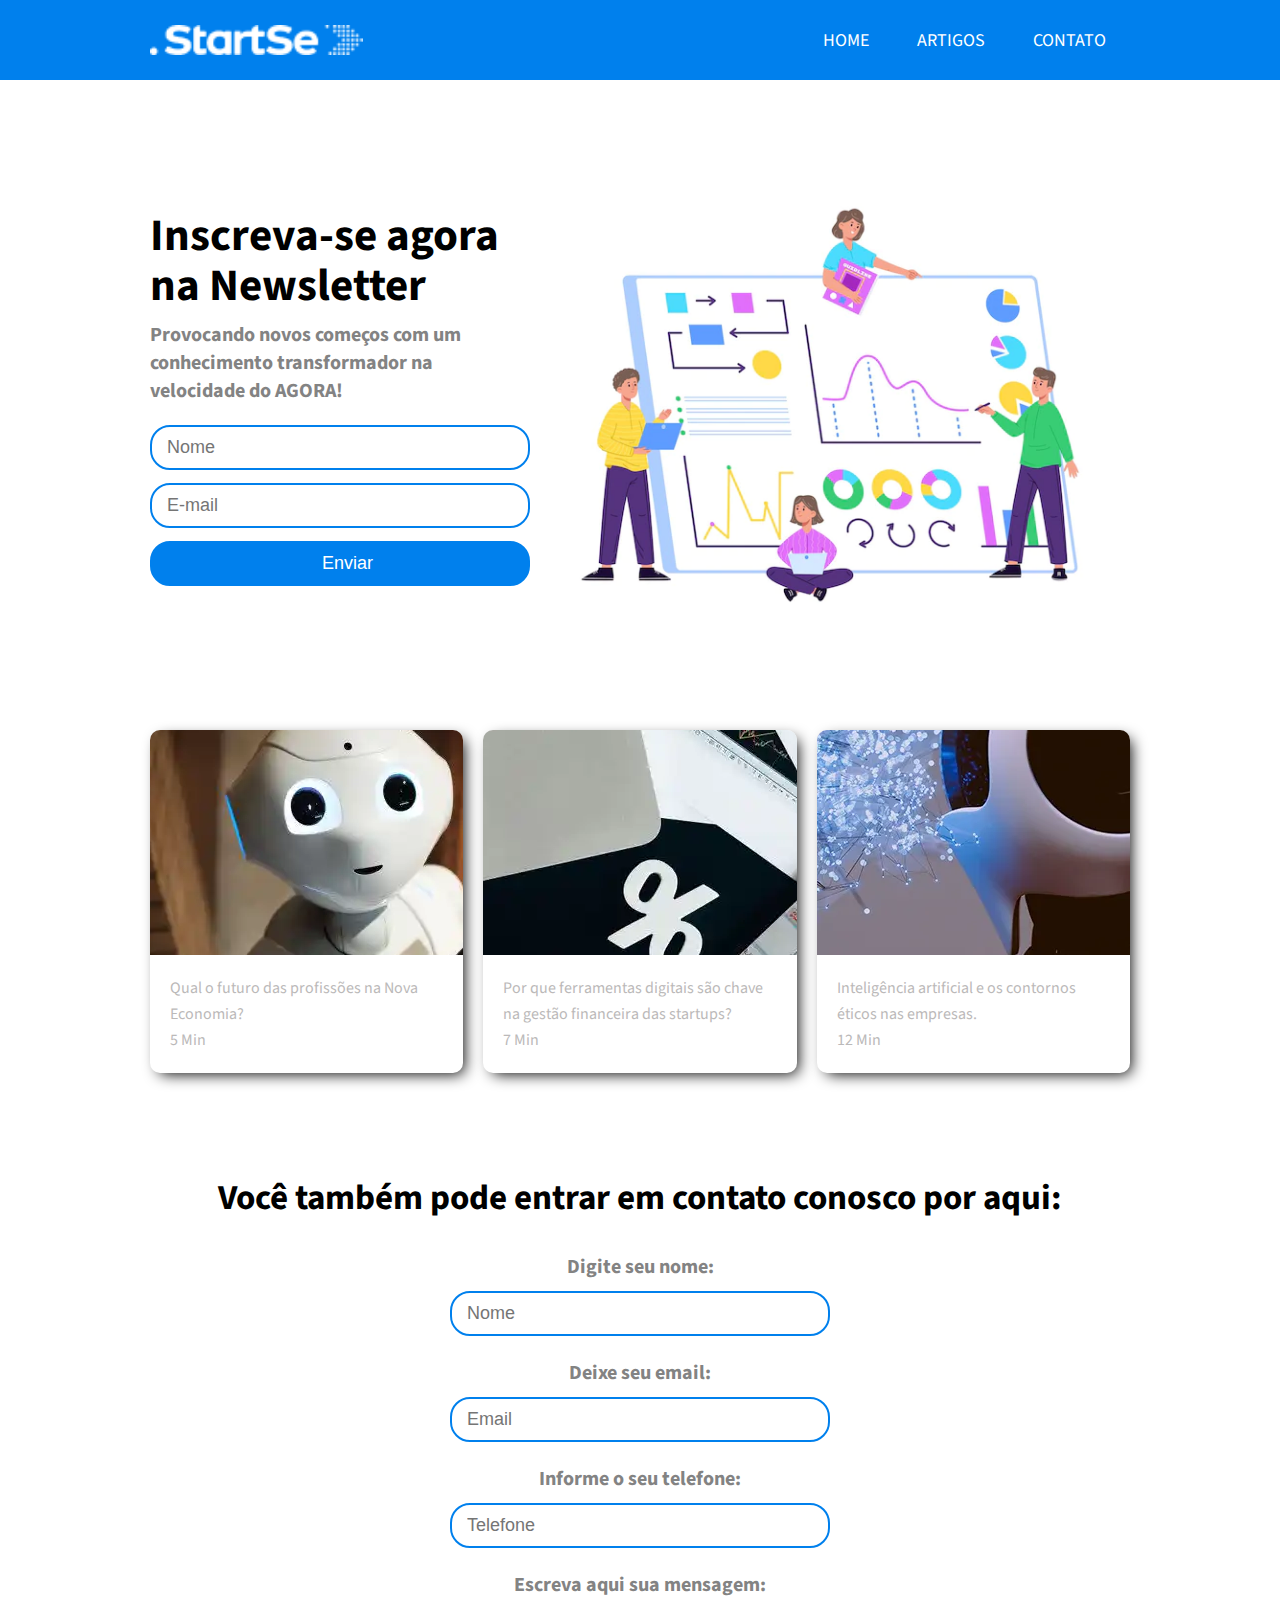
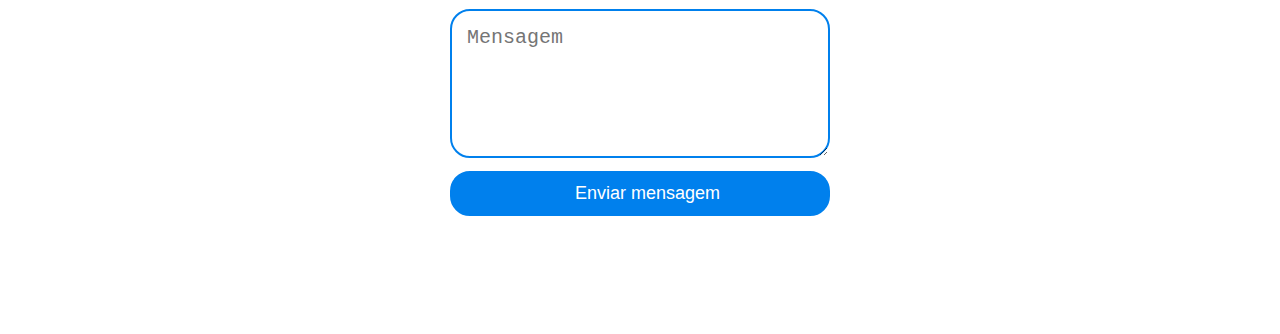
<file: index.html>
<!DOCTYPE html>
<html lang="pt-br">

    <head>
        <meta charset="UTF-8">
        <meta http-equiv="X-UA-Compatible" content="IE=edge" />
        <meta name="viewport" content="width=device-width, initial-scale=1.0" />
        <title>Newsletter</title>
        <link rel="icon" type="image/x-icon" href="./images/favicon.ico" />
        <link rel="stylesheet" href="style_newsletter.css" />
        <link rel="stylesheet" href="style_newsletter_responsive.css" />
    </head>

    <body>
        <header>
            <div class="container">
                <img src="./images/image.png" alt="logo" />
                <div class="menu-section">
                    <div class="container-menu">
                        <input type="checkbox" id="checkbox-menu" />
                        <label class="menu-button-container" for="checkbox-menu">
                            <span></span>
                            <span></span>
                            <span></span>
                        </label>
                        <nav>
                            <ul class="menu">
                                <li><a href="#home">Home</a></li>
                                <li><a href="#artigos">Artigos</a></li>
                                <li><a href="#form">Contato</a></li>
                            </ul>
                        </nav>
                    </div>
                </div>
            </div>
        </header>
        <main id="home">
            <div class="container-main">
                <div>
                    <h2><span>Inscreva-se agora</span></h2>
                    <h2>na Newsletter</h2>
                    <h3>
                        Provocando novos começos com um conhecimento transformador na 
                        velocidade do AGORA!
                    </h3>
                    <form>
                        <input type="text" placeholder="Nome" />
                        <input type="email" placeholder="E-mail" />
                        <input type="submit" value="Enviar" />
                    </form>
                </div>
                <img src="./images/register.webp" alt="">
            </div>
        </main>
        <section id="artigos" class="cards">

            <a href="./artigos/index.html">
                <div class="card">
                    <div class="image">
                        <img src="./artigos/futuro.webp" />
                    </div>
                    <div class="content">
                        <p class="title text--medium">
                            Qual o futuro das profissões na Nova Economia?
                        </p>
                        <div class="info">
                            <p class="text--medium">5 Min</p>
                        </div>
                    </div> 
                </div>
            </a>

            <a href="https://www.startse.com/artigos/ferramentas-digitais-sao-chave-na-gestao-financeira-das-startups/">
                <div class="card">
                    <div class="image">
                        <img src="./artigos/comp.webp" />
                    </div>
                    <div class="content">
                        <p class="title text--medium">
                            Por que ferramentas digitais são chave na gestão financeira das startups?
                        </p>
                        <div class="info">
                            <p class="text--medium">7 Min</p>
                        </div>
                    </div> 
                </div>
            </a>

            <a href="https://www.startse.com/artigos/inteligencia-artificial-e-os-contornos-eticos-nas-empresas/">
                <div class="card">
                    <div class="image">
                        <img src="./artigos/ai.webp" />
                    </div>
                    <div class="content">
                        <p class="title text--medium">
                            Inteligência artificial e os contornos éticos nas empresas.
                        </p>
                        <div class="info">
                            <p class="text--medium">12 Min</p>
                        </div>
                    </div> 
                </div>
            </a>

        </section>
        <section class="contato">
            <div>
                <h2>Você também pode entrar em contato conosco por aqui:</h2>
                
                <form>
                    
                    <div class="dados">
                        <label class="label">Digite seu nome:</label>
                        <input type="text" placeholder="Nome"/>
                        <label class="label">Deixe seu email:</label>
                        <input type="email" placeholder="Email"/>
                        <label class="label">Informe o seu telefone:</label>
                        <input type="telephone" placeholder="Telefone"/>   
                    </div>
                    <div class="mensagem">
                        <label class="label">Escreva aqui sua mensagem:</label>
                        <textarea cols="50" rows="5" placeholder="Mensagem" required></textarea>
                    </div>
                    <input type="submit" value="Enviar mensagem"/>
                </form>
            </div>
        </section>
        <footer>
        </footer>
    </body>
</html>
</file>
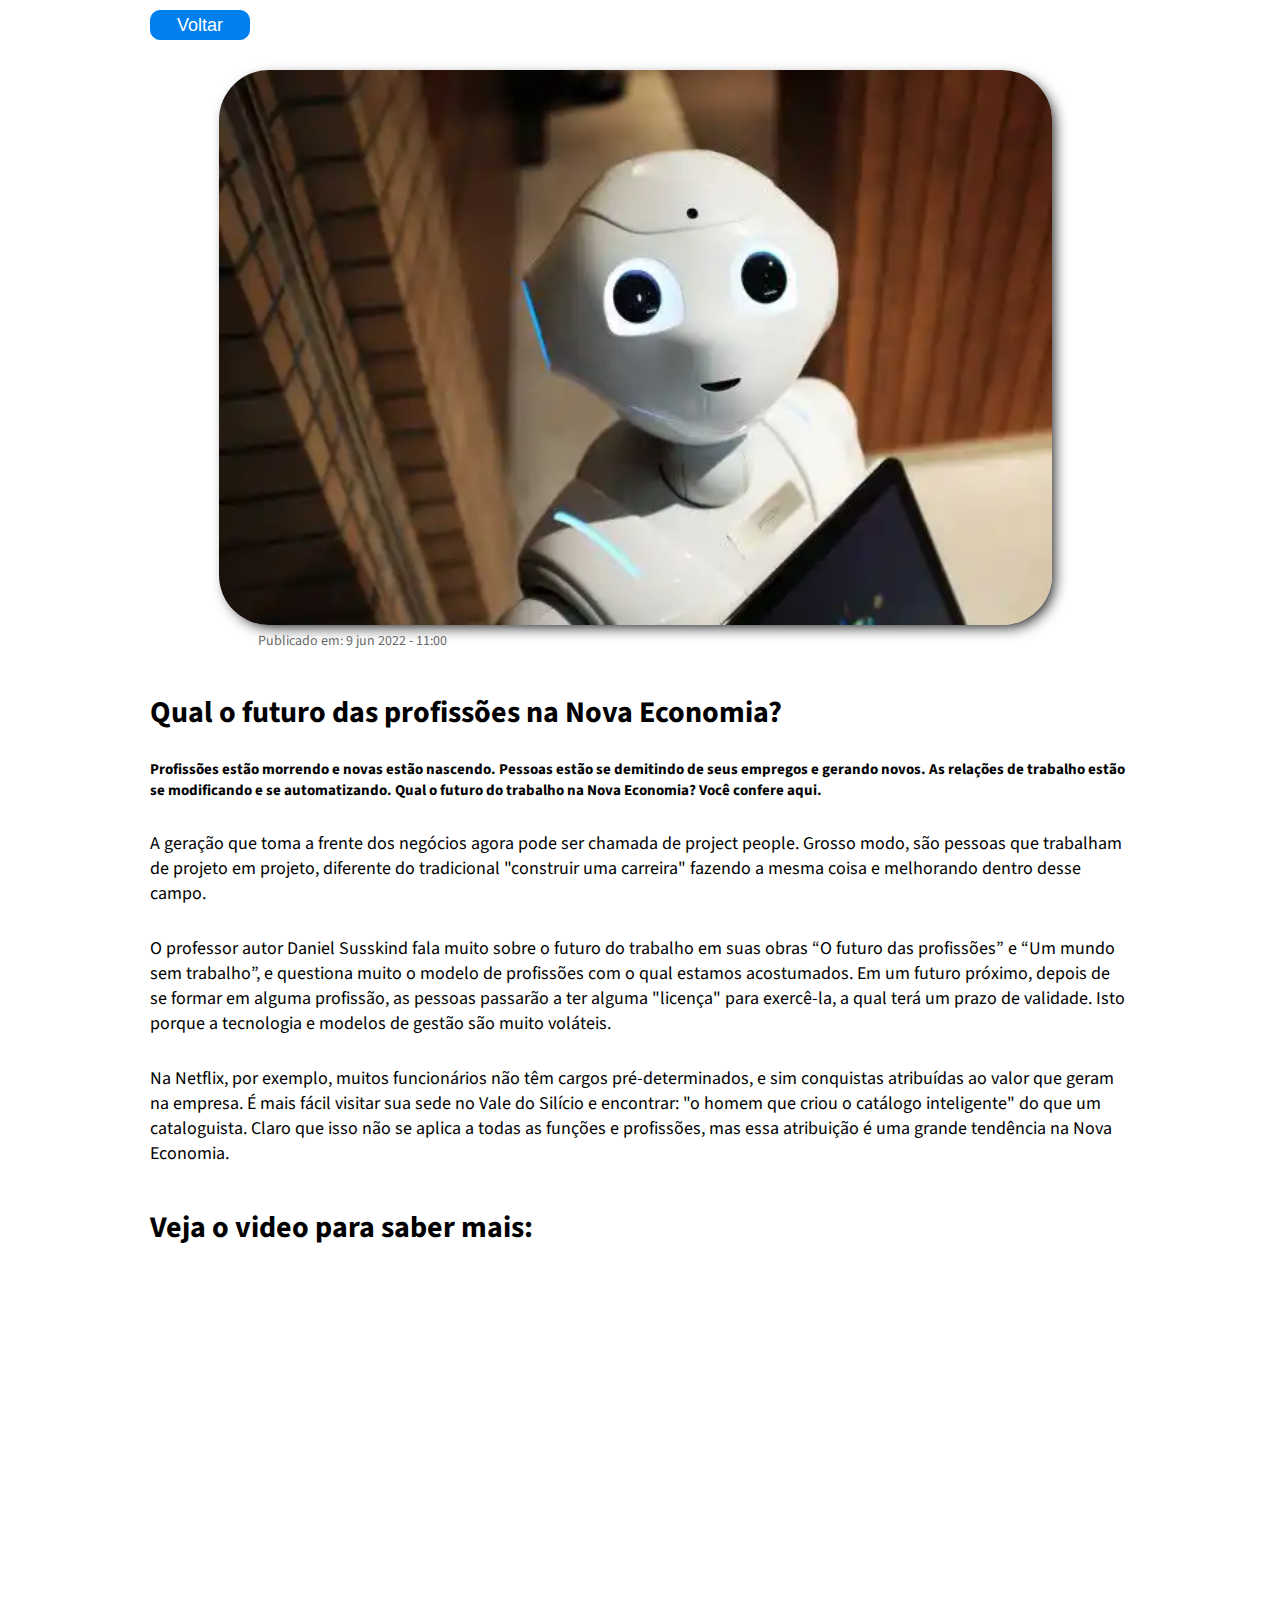
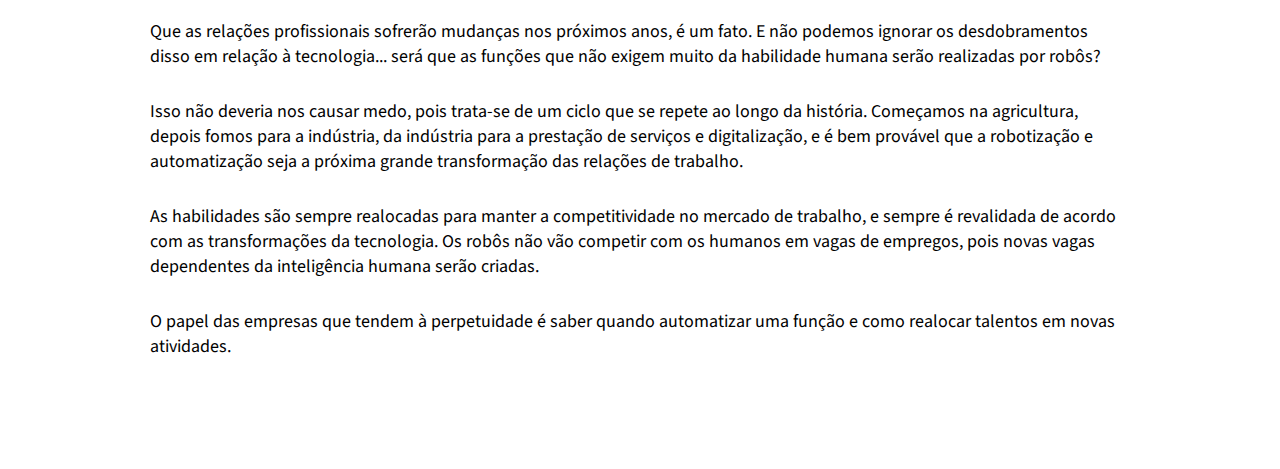
<file: artigos/index.html>
<!DOCTYPE html>
<html>

<head>
    <meta charset="UTF-8">
    <meta http-equiv="X-UA-Compatible" content="IE=edge" />
    <meta name="viewport" content="width=device-width, initial-scale=1.0" />
    <link rel="stylesheet" href="index_artigos.css">
    <link rel="icon" type="image/x-icon" href="/favicon.ico">
    <title>Qual o futuro das profissões na Nova Economia?</title>
</head>

<body>
    <section>
        <div>
            <a href="../index_newsletter.html"><button>Voltar</button></a>
        </div>
        <img src="futuro.webp" alt="banner">
        <p class="publication">Publicado em: 9 jun 2022 - 11:00</p>
        <h1>Qual o futuro das profissões na Nova Economia?</h1>
        <h4>Profissões estão morrendo e novas estão nascendo. Pessoas estão se demitindo de seus empregos e gerando
            novos. As relações de trabalho estão se modificando e se automatizando. Qual o futuro do trabalho na Nova
            Economia? Você confere aqui.</h4>
        <p>A geração que toma a frente dos negócios agora pode ser chamada de project people. Grosso modo, são pessoas
            que trabalham de projeto em projeto, diferente do tradicional "construir uma carreira" fazendo a mesma coisa
            e melhorando dentro desse campo.</p>
        <p>O professor autor Daniel Susskind fala muito sobre o futuro do trabalho em suas obras “O futuro das
            profissões” e “Um mundo sem trabalho”, e questiona muito o modelo de profissões com o qual estamos
            acostumados. Em um futuro próximo, depois de se formar em alguma profissão, as pessoas passarão a ter alguma
            "licença" para exercê-la, a qual terá um prazo de validade. Isto porque a tecnologia e modelos de gestão são
            muito voláteis.</p>
        <p>Na Netflix, por exemplo, muitos funcionários não têm cargos pré-determinados, e sim conquistas atribuídas ao
            valor que geram na empresa. É mais fácil visitar sua sede no Vale do Silício e encontrar: "o homem que criou
            o catálogo inteligente" do que um cataloguista. Claro que isso não se aplica a todas as funções e
            profissões, mas essa atribuição é uma grande tendência na Nova Economia.</p>
        <h2>Veja o video para saber mais:</h2>
        <div class="content-video">
            <iframe width="560" height="315" src="https://www.youtube.com/embed/3TuyVu5RicM"
                title="YouTube video player" frameborder="0"
                allow="accelerometer; autoplay; clipboard-write; encrypted-media; gyroscope; picture-in-picture"
                allowfullscreen>
            </iframe>
        </div>
        <p>Que as relações profissionais sofrerão mudanças nos próximos anos, é um fato. E não podemos ignorar os
            desdobramentos disso em relação à tecnologia... será que as funções que não exigem muito da habilidade
            humana serão realizadas por robôs?</p>
        <p>Isso não deveria nos causar medo, pois trata-se de um ciclo que se repete ao longo da história. Começamos na
            agricultura, depois fomos para a indústria, da indústria para a prestação de serviços e digitalização, e é
            bem provável que a robotização e automatização seja a próxima grande transformação das relações de trabalho.
        </p>
        <p>As habilidades são sempre realocadas para manter a competitividade no mercado de trabalho, e sempre é
            revalidada de acordo com as transformações da tecnologia. Os robôs não vão competir com os humanos em vagas
            de empregos, pois novas vagas dependentes da inteligência humana serão criadas.</p>
        <p>O papel das empresas que tendem à perpetuidade é saber quando automatizar uma função e como realocar talentos
            em novas atividades. </p>
    </section>
</body>
</file>
<file: style_newsletter.css>
@import url('https://fonts.googleapis.com/css2?family=Source+Sans+Pro:ital,wght@0,300;0,400;0,700;1,400&display=swap');
*{
    box-sizing: border-box;
    margin: 0;
    padding: 0;
    outline: 0;
}
html, body {
    font-family: "Source Sans Pro", 'Times New Roman';
    text-rendering: optimizeLegibility;
    -webkit-font-smoothing: antialiased;
} 

/* HEADER */

header {
    background-color: #0080ed;
}
header .container{
    display: flex;
    align-items: center;
    justify-content: space-between;
    max-width: 980px;
    height: 80px;
    margin: auto;
}
header nav ul{
    display: flex;
}
header nav ul li {
    list-style: none;
}
header nav ul li a {
    text-decoration: none;
    color: white;
    text-transform: uppercase;
    font-size: 18px;
    padding: 24px;
    transition: all 250ms linear 0s;
}
header nav ul li a:hover {
    background: rgba(255,255,255,0.15);
}
header .container img{
    height: 30px;
}
#checkbox-menu{
    display: none;
}
/* MAIN */
main {
    margin-bottom: 100px;
}
main .container-main{
    display: flex;
    align-items: center;
    justify-content: space-between;
    max-width: 980px;
    margin: 100px auto 0px auto;
}
h2{
    color: rgb(0,0,0);
    font-size: 45px;
    line-height: 50px;
    font-weight: bold;
}
h3{
    color: rgb(131,131,131);
    font-size: 20px;
    line-height: 28px;
    margin: 10px 0;
}
form {
    margin-top: 20px;
}
form input {
    width: 380px;
    padding-left: 15px;
    font-size: 18px;
    height: 45px;
    margin-bottom: 13px;
    border-radius: 20px;
    border: 2px solid #0080ed;
}
form [type="submit"] {
    background-color: #0080ed;
    color: white;
    /*width: 150px;
    padding-left: 0px;
    font-size: 16px;
    height: 40px;*/
}
form [type="submit"]:hover {
    cursor: pointer;
    background-color: rgba(0,128,237,0.75);
    transform: translateY(-2px);
}
main .container-main img{
    width: 600px;
}

/* CARDS */
a{
    text-decoration: none;
}
.cards {
    width: 90%;
    max-width: 980px;
    margin: auto;
    display: grid;
    grid-template-columns: repeat(auto-fit, minmax(250px, 1fr));
    grid-gap: 20px;
}
.text--medium{
    font-size: 16px;
    line-height: 26px;
    font-weight: 400;
    color: rgb(187,185,185);
}
.card{
    display: flex;
    flex-direction: column;
    cursor: pointer;
    box-shadow: 5px 5px 15px -4px #000000;
    transition: all 0.3s ease 0s;
    border-radius: 10px;
}
.card:hover{
    transform: translateY(-7px);
}
.image {
    width: 100%;
    padding-top: 56.25%;
    overflow: hidden;
    position: relative;
    border-radius: 10px 10px 0 0 ;
    height: 225px;
}
.image img{
    position: absolute;
    border-radius: 10px;
    top: 50%;
    left: 50%;
    transform: translate(-50%, -50%);
}
.content {
    margin:20px;
}
.title{
    margin-bottom:0px;
}
.contato{
    display: flex;
    justify-content: center;    
    margin: 100px auto;
    max-width: 980px;
    text-align: center;
}
.contato h2{
    font-size: 35px;
    font-weight: bold;
    margin-bottom: 5px;
    text-align: left;
}
.contato form{
    margin-top: 10px auto;
    display: flex;
    flex-direction: column;
    align-items: center;
}
.dados{
    display: flex;
    flex-direction: column;
}
.label{
    color: rgb(131,131,131);
    font-size: 20px;
    line-height: 28px;
    font-weight: bold;
    margin: 10px 0;
}
.mensagem{
    display: flex;
    flex-direction: column;
}
textarea{
    width: 380px;
    padding: 15px;
    font-size: 20px;
    margin-bottom: 13px;
    border-radius: 20px;
    border: 2px solid #0080ed;
}
</file>
<file: style_newsletter_responsive.css>
@media (max-width: 1000px){
    main .container-main div{
        margin: auto;
    }
    main .container-main img{
        display: none;
    }
    h2 {
        margin-left: 50px;
    }
    div h3 {
        margin-left: 50px;
    }
    form{
        display: flex;
        align-items: center;
        width: 100%;
        padding-top: 30px;
        text-align: center;
        flex-direction: column;
    }
    input {
        margin:12px;
    }
    .label{
        display: flex;
        align-items: center;
        width: 100%;
        text-align: center;
        flex-direction: column;
    }
}
@media (max-width: 1000px) {
    .container {
        padding: 0px 20px;
    }
}
@media (max-width: 630px) {
    .menu-button-container{
        display: flex;
    }
    .menu{
        position: absolute;
        margin-top: 30px;
        flex-direction: column;
        width: 100vw;
        justify-content: center;
        align-items: center;
        left: 100%;
        transform: translateX(100vw);
        transition: 0.5s ease transform;
    }
    .menu>li{
        display: flex;
        justify-content: center;
        margin: 0;
        padding: 0px;
        width: 100%;
        color: white;
        background-color: #0080ed;
        border-radius: 5px;
    }
    .menu>li:not(:last-child){
        border-bottom: 1px solid white;
    }
    .menu li a{
        flex: 1;
        text-align: center;
    }
    /*nav {
        display: none;
    }*/
    main .container-menu img{
        display: none;
    }
    /*.container-menu{
        height: 100%;
        display:flex;
        align-items: center;
        justify-content: center;
    }*/
    /*#checkbox-menu {
        position: absolute;
        opacity: 0;
    }*/
    label{
        cursor: pointer;
        position: relative;
        display: block;
        height: 22px;
        width: 30px;
    }
    label span{
        position: absolute;
        display: block;
        height: 5px;
        width: 100%;
        background: white;
        border-radius: 30px;
        transition: 0.25s ease-in-out;
    }
    label span:nth-child(1){
        top: 0;
    }
    label span:nth-child(2){
        top: 8px;
    }
    label span:nth-child(3){
        top: 16px;
    }
    #checkbox-menu:checked + label span:nth-child(1){
        transform: rotate(-45deg);
        top: 8px
    }
    #checkbox-menu:checked + label span:nth-child(2){
        opacity: 0;
    }
    #checkbox-menu:checked + label span:nth-child(3){
        transform: rotate(45deg);
        top: 8px
    }
    nav .menu{
        width: 100%;
    }  
    #checkbox-menu:checked~nav .menu{
        transform: translateX(-100vw);
        transition: 0.5s ease transform;
    }
}
</file>
<file: artigos/index_artigos.css>
@import url('https://fonts.googleapis.com/css2?family=Source+Sans+Pro:ital,wght@0,300;0,400;0,700;1,400&display=swap');
*{
    box-sizing: border-box;
    margin: 0;
    padding: 0;
    outline: 0;
}
html, body {
    font-family: "Source Sans Pro", 'Times New Roman';
    text-rendering: optimizeLegibility;
    -webkit-font-smoothing: antialiased;
} 
section{
    max-width: 980px;
    margin: auto;
    transform: translateY(-10px);
}
button{
    width: 100px;
    height: 30px;
    margin: 20px 0 30px 0;
    border-radius: 10px;
    color: white;
    font-size: 18px;
    background-color: #0080ed;
    border: 1px solid #0080ed;
    cursor: pointer;
}
button:hover{
    background-color: rgba(0, 128, 237, 0.75);
    transform: translateY(-2px);
}
img{
    width: 85%;
    margin: 0 7%;
    border-radius: 50px;
    box-shadow: 5px 5px 15px -4px black;
    transition: all 0.6s ease 0s;
    object-fit: contain;
}
img:hover{
    transform: translateY(-7px);
}
.publication{
    font-size: 14px;
    margin: 0 0 0 11%;
    color: #696a6a;
}
h1{
    margin: 40px 0 25px 0;
    font-size: 30px;
}
h4{
    margin: 15px 0 15px 0;
    font-size: 15px;
}
p{
    margin-top: 30px;
    font-size: 18px;
}
p:last-child{
    padding-bottom: 100px;
}
h2{
    margin: 40px 0 25px 0;
    font-size: 30px;
}
.content-video{
    display: flex;
    justify-content: center;
}
@media (max-width: 1000px){
    section{
        padding: 0 20px;
    }
    h1{
        font-size: 25px;
    }
    h2{
        font-size: 25px;
    }
    p{
        font-size: 16px;
    }
    img{
        min-height: 300px;
        object-fit: cover;
    }
}
</file>
